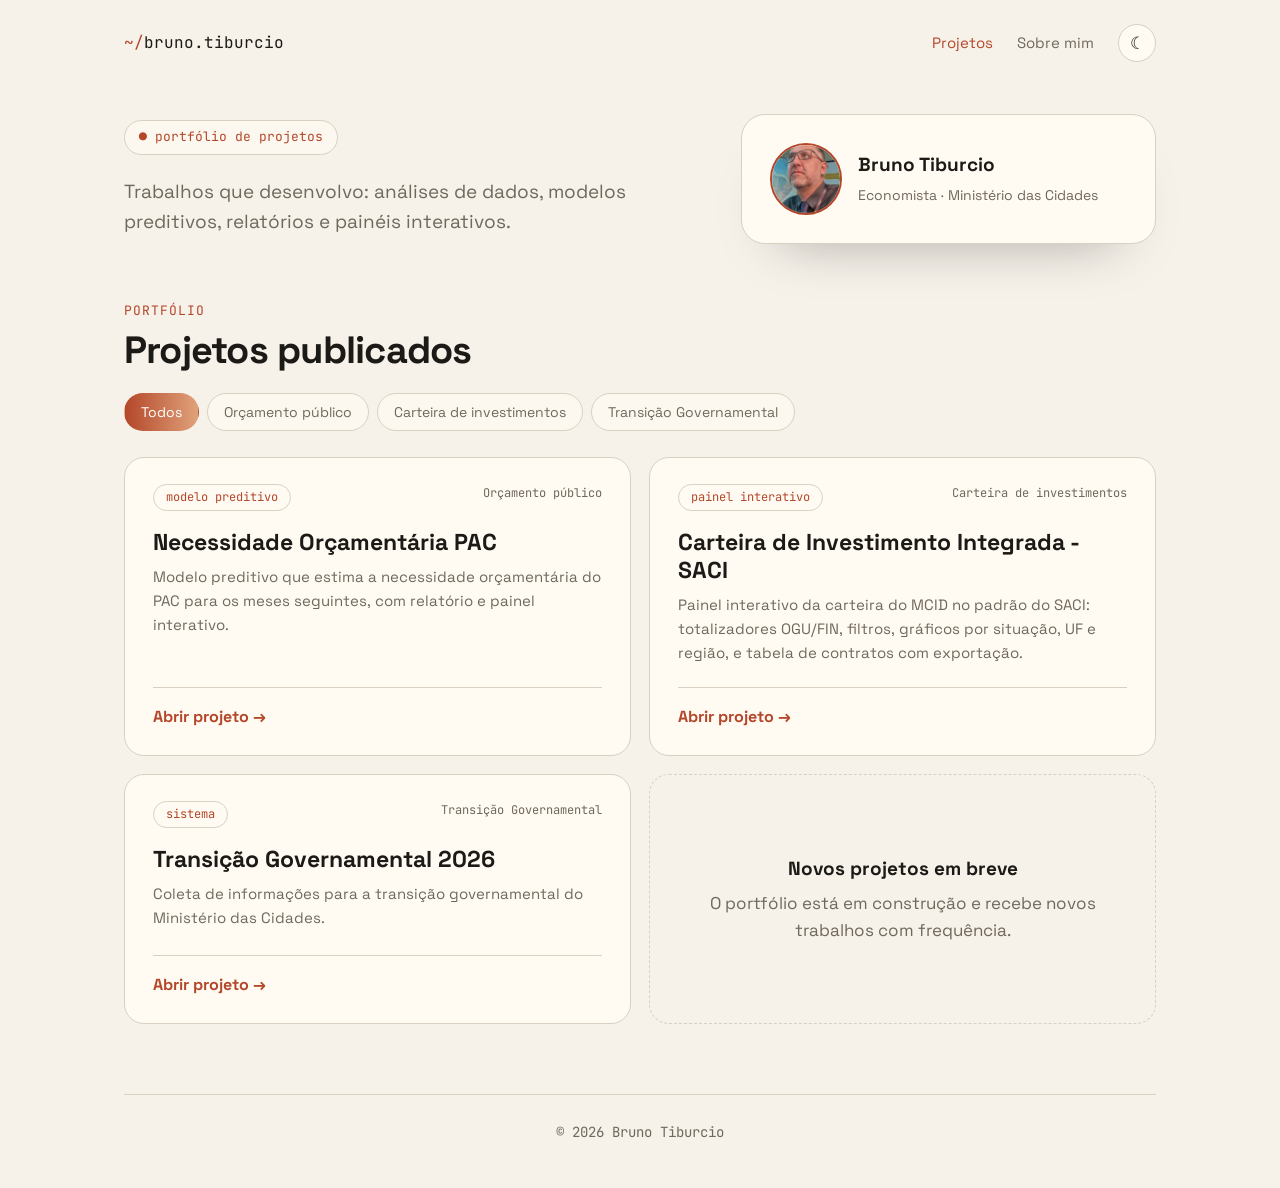
<file: index.html>
<!doctype html>
<html lang="pt-BR">
<head>
<meta charset="utf-8">
<meta name="viewport" content="width=device-width, initial-scale=1">
<title>Bruno Tiburcio — Portfólio de projetos</title>
<meta name="description" content="Portfólio de projetos de Bruno Tiburcio: análises de dados, modelos preditivos, relatórios e painéis sobre gestão pública.">
<link href="https://fonts.googleapis.com/css2?family=Space+Grotesk:wght@400;500;700&family=JetBrains+Mono:wght@400&display=swap" rel="stylesheet">
<script>
(function(){var t;try{t=localStorage.getItem("tema")}catch(e){}
if(!t)t="light";
document.documentElement.dataset.theme=t})();
</script>
<link rel="stylesheet" href="style.css">
<style>
body{transition:background .3s,color .3s;background:var(--bg-grad);background-attachment:fixed;color:var(--ink);font:17px/1.6 "Space Grotesk",system-ui,sans-serif;overflow-x:hidden}
nav a:hover,nav a.on{color:var(--a)}
html{background:var(--bg)}
nav a{white-space:nowrap}
.mono{font-family:"JetBrains Mono",monospace}

/* Abertura */
.hero{display:grid;grid-template-columns:1.35fr 1fr;gap:56px;align-items:center;padding:28px 0 32px}
.lead{color:var(--mute);margin:22px 0 0;max-width:50ch;font-size:19px}
.cta{display:flex;gap:14px;flex-wrap:wrap;margin-top:32px}
.btn{display:inline-block;padding:14px 26px;border-radius:12px;font-weight:500;background:linear-gradient(90deg,var(--a),var(--b));color:var(--on)}
.btn.s{background:var(--card);color:var(--ink);border:1px solid var(--line)}
.btn.s:hover{border-color:var(--a);filter:none}

/* Cartão de apresentação */
.perfil{background:var(--card);border:1px solid var(--line);border-radius:24px;padding:28px;box-shadow:0 30px 60px -40px #0006}
.perfil .topo{display:flex;align-items:center;gap:16px}
.perfil img{width:72px;height:72px;border-radius:50%;object-fit:cover;border:2px solid var(--a)}
.perfil b{display:block;font-size:19px}
.perfil .topo span{color:var(--mute);font-size:14px}
.areas{display:flex;flex-wrap:wrap;gap:8px;margin-top:20px}
.areas span{font-size:12px;color:var(--mute);border:1px solid var(--line);border-radius:999px;padding:4px 12px}

/* Portfólio */
.sec{padding:20px 0 70px}
.sec-h{display:flex;justify-content:space-between;align-items:flex-end;gap:20px;flex-wrap:wrap;margin-bottom:26px}
.eyebrow{font-size:13px;color:var(--a);text-transform:uppercase;letter-spacing:.08em}
h2{font-size:clamp(28px,3.4vw,38px);letter-spacing:-.02em;line-height:1.15;margin-top:6px}
.filtros{display:flex;flex-wrap:wrap;gap:8px}
.filtros button{font:inherit;font-size:14px;color:var(--mute);background:var(--chip);border:1px solid var(--line);border-radius:999px;padding:7px 16px;cursor:pointer}
.filtros button:hover{color:var(--ink)}
.filtros button.on{color:var(--on);background:linear-gradient(90deg,var(--a),var(--b));border-color:transparent}
.grade{display:grid;grid-template-columns:repeat(2,1fr);gap:18px}
.card{position:relative;display:flex;flex-direction:column;background:var(--card);border:1px solid var(--line);border-radius:20px;padding:26px 28px;transition:.25s;min-height:250px}
.card:hover{transform:translateY(-4px);border-color:var(--a)}
.card .meta{display:flex;justify-content:space-between;gap:12px;font-size:12px;color:var(--mute)}
.badge{color:var(--a);border:1px solid var(--line);border-radius:999px;padding:3px 12px}
.card h3{font-size:23px;line-height:1.2;margin:18px 0 8px}
.card p{color:var(--mute);font-size:15px;flex:1}
.pe{display:flex;justify-content:space-between;align-items:center;margin-top:22px;padding-top:16px;border-top:1px solid var(--line)}
.main{position:absolute;inset:0;border-radius:20px;font-size:0}
.go{font-weight:700;color:var(--a);white-space:nowrap;font-size:16px}
.card.vazio{border-style:dashed;background:transparent;justify-content:center;align-items:center;text-align:center;color:var(--mute)}
.card.vazio:hover{transform:none;border-color:var(--line)}
.card.vazio b{display:block;color:var(--ink);font-size:19px;margin-bottom:6px}

/* Chamada final */
.contato{display:flex;justify-content:space-between;align-items:center;gap:24px;flex-wrap:wrap;background:var(--card);border:1px solid var(--line);border-radius:24px;padding:34px 36px;margin-bottom:60px}
.contato h2{font-size:clamp(24px,3vw,30px);margin:0 0 6px}
.contato p{color:var(--mute)}

@media(max-width:820px){.hero{grid-template-columns:1fr;gap:36px;padding:20px 0 28px}.grade{grid-template-columns:1fr}}
@media(max-width:520px){nav a.on{display:none}nav a{margin-left:16px}.tg{margin-left:16px}.logo{font-size:14px}.card{padding:22px}.contato{padding:26px 22px}}
</style>
</head>
<body>
<div class="wrap">
  <header>
    <a class="logo" href="index.html"><span>~/</span>bruno.tiburcio</a>
    <nav>
      <a class="on" href="#portfolio">Projetos</a>
      <a href="sobre.html">Sobre mim</a>      <button class="tg" id="tg" aria-label="Alternar tema"></button>
    </nav>
  </header>

  <section class="hero">
    <div>
      <span class="tag">● portfólio de projetos</span>
      <p class="lead">Trabalhos que desenvolvo: análises de dados, modelos preditivos, relatórios e painéis interativos.</p>    </div>
    <aside class="perfil">
      <div class="topo">
        <img src="assets/foto.jpg" alt="Bruno Tiburcio">
        <div><b>Bruno Tiburcio</b><span>Economista · Ministério das Cidades</span></div>
      </div>
    </aside>
  </section>

  <section class="sec" id="portfolio">
    <div class="sec-h">
      <div>
        <span class="eyebrow mono">Portfólio</span>
        <h2>Projetos publicados</h2>
      </div>
      <div class="filtros" id="filtros"></div>
    </div>
    <div class="grade" id="grade"></div>
  </section>

  <footer>© 2026 Bruno Tiburcio</footer>
</div>

<script>
// Para adicionar um projeto: inclua um item em "projetos" do grupo desejado.
// Para criar um grupo (área): inclua um novo objeto em GRUPOS. Ele vira um filtro automaticamente.
// Campos do projeto: nome, descricao, tipo e url.
var GRUPOS = [
  {
    titulo: "Orçamento público",
    descricao: "Análises e painéis sobre planejamento e execução orçamentária.",
    projetos: [
      {
        nome: "Necessidade Orçamentária PAC",
        descricao: "Modelo preditivo que estima a necessidade orçamentária do PAC para os meses seguintes, com relatório e painel interativo.",
        tipo: "modelo preditivo",
        url: "https://brunotiburcio-git.github.io/necessidade-orcamentaria/"
      }
    ]
  },
  {
    titulo: "Carteira de investimentos",
    descricao: "Painéis de acompanhamento da carteira de investimentos do MCID.",
    projetos: [
      {
        nome: "Carteira de Investimento Integrada - SACI",
        descricao: "Painel interativo da carteira do MCID no padrão do SACI: totalizadores OGU/FIN, filtros, gráficos por situação, UF e região, e tabela de contratos com exportação.",
        tipo: "painel interativo",
        url: "https://connect.posit.cloud/brunotiburcio/content/01a14529-004c-3a4d-bcab-bd1566e50107"
      }
    ]
  },
  {
    titulo: "Transição Governamental",
    descricao: "Sistemas de apoio à Transição Governamental 2026 do Ministério das Cidades.",
    projetos: [
      {
        nome: "Transição Governamental 2026",
        descricao: "Coleta de informações para a transição governamental do Ministério das Cidades.",
        tipo: "sistema",
        url: "https://tiburciobruno.com.br/transicao-governamental-2026/"
      }
    ]
  }
];

function el(tag, cls, txt){ var e = document.createElement(tag); if (cls) e.className = cls; if (txt) e.textContent = txt; return e; }

var todos = [];
GRUPOS.forEach(function(g){ g.projetos.forEach(function(p){
  todos.push({ p: p, area: g.titulo });
}); });

var grade = document.getElementById("grade");
function mostra(area){
  grade.textContent = "";
  todos.forEach(function(it){
    if (area && it.area !== area) return;
    var p = it.p, c = el("article", "card"), meta = el("div", "meta mono");
    meta.append(el("span", "badge", p.tipo), el("span", null, it.area));
    c.append(meta, el("h3", null, p.nome), el("p", null, p.descricao));
    var pe = el("div", "pe");
    pe.appendChild(el("span", "go", "Abrir projeto →"));
    var u = el("a", "main", "Abrir projeto " + p.nome); u.href = p.url; u.target = "_blank"; u.rel = "noopener";
    c.append(pe, u); grade.appendChild(c);
  });
  var v = el("div", "card vazio"), t = el("div");
  t.append(el("b", null, "Novos projetos em breve"), el("span", null, "O portfólio está em construção e recebe novos trabalhos com frequência."));
  v.appendChild(t); grade.appendChild(v);
}

var fx = document.getElementById("filtros");
function filtro(nome, area){
  var b = el("button", null, nome);
  b.onclick = function(){ [].forEach.call(fx.children, function(x){ x.classList.remove("on"); }); b.classList.add("on"); mostra(area); };
  fx.appendChild(b); return b;
}
if (GRUPOS.length > 1) {
  filtro("Todos", null).classList.add("on");
  GRUPOS.forEach(function(g){ filtro(g.titulo, g.titulo); });
}
mostra(null);

var r = document.documentElement, t = document.getElementById("tg");
function ic(){ t.textContent = r.dataset.theme == "dark" ? "☀" : "☾"; } ic();
t.onclick = function(){ var n = r.dataset.theme == "dark" ? "light" : "dark"; r.dataset.theme = n; try{ localStorage.setItem("tema", n) }catch(e){} ic(); };
</script>
</body>
</html>
</file>
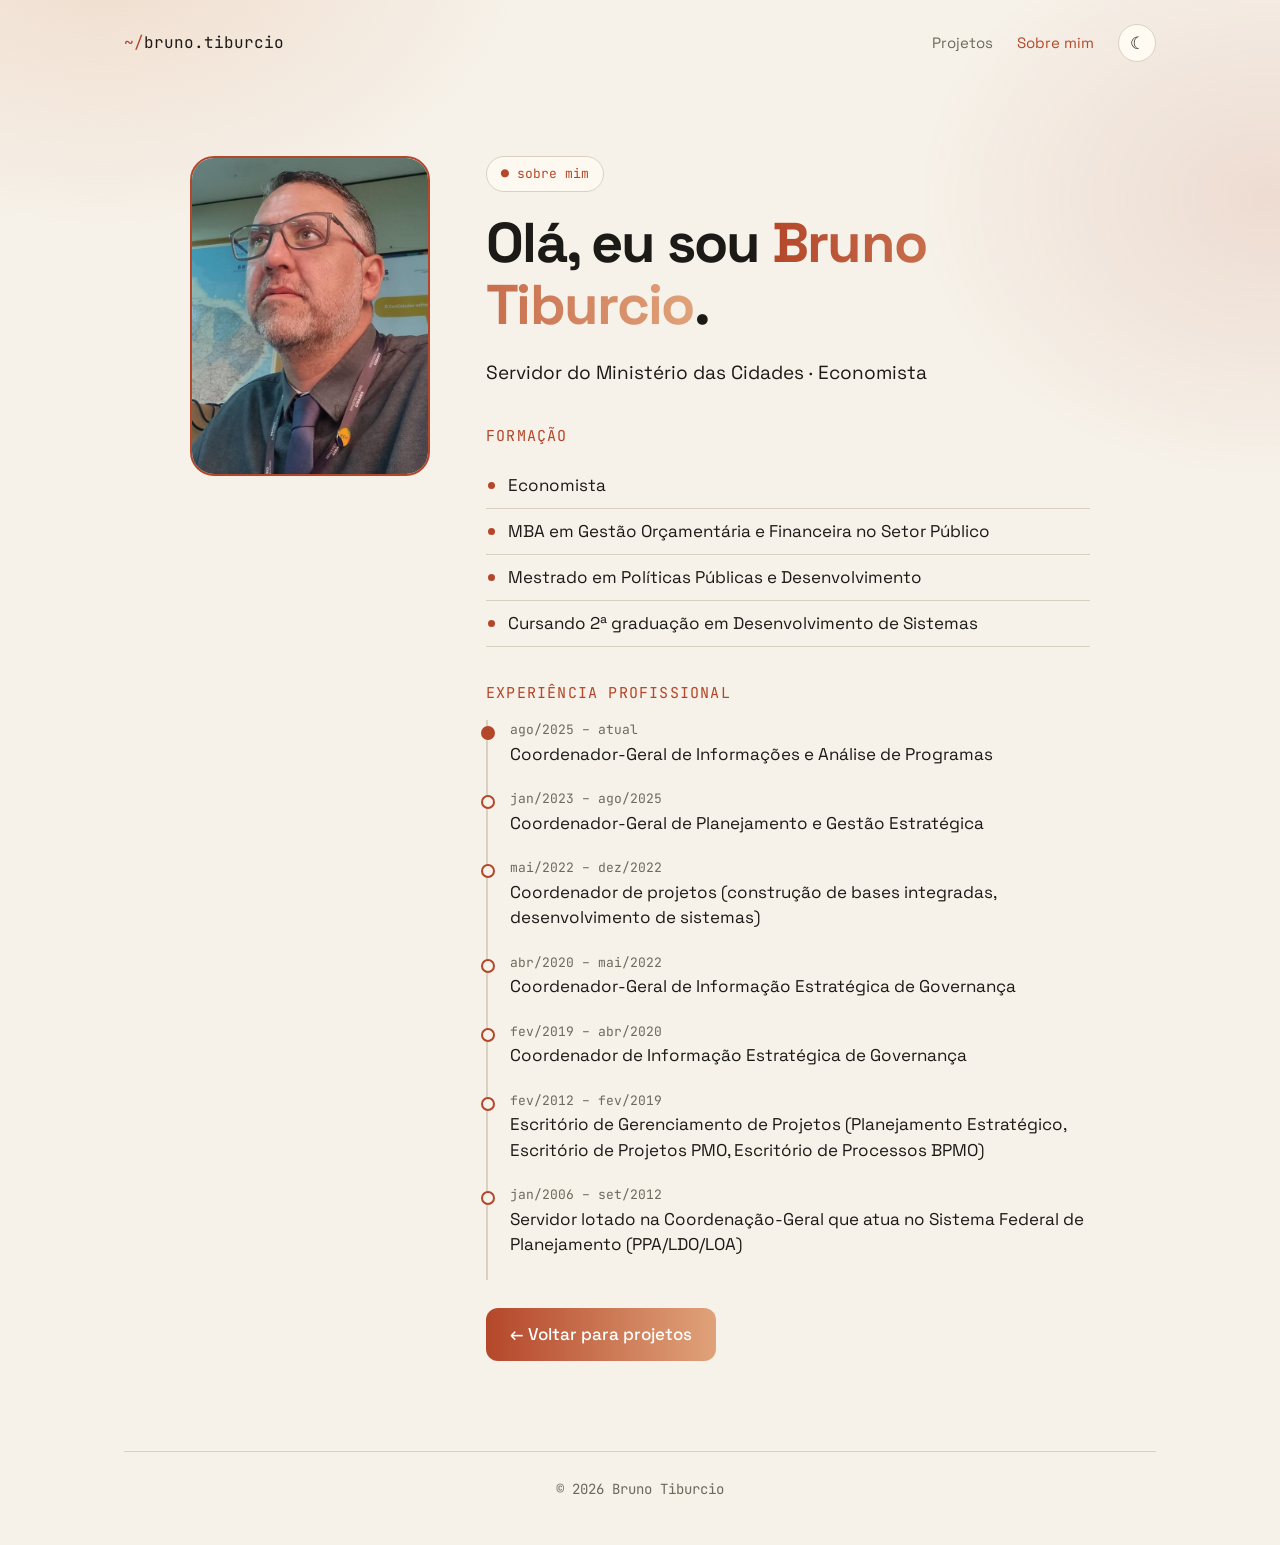
<file: sobre.html>
<!doctype html>
<html lang="pt-BR">
<head>
<meta charset="utf-8">
<meta name="viewport" content="width=device-width, initial-scale=1">
<title>Sobre mim — Bruno Tiburcio</title>
<link href="https://fonts.googleapis.com/css2?family=Space+Grotesk:wght@400;500;700&family=JetBrains+Mono:wght@400&display=swap" rel="stylesheet">
<script>
(function(){var t;try{t=localStorage.getItem("tema")}catch(e){}
if(!t)t="light";
document.documentElement.dataset.theme=t})();
</script>
<link rel="stylesheet" href="style.css">
<style>
body{transition:background .3s,color .3s;background:var(--bg-grad);background-attachment:fixed;color:var(--ink);font:17px/1.7 "Space Grotesk",system-ui,sans-serif;overflow-x:hidden}
nav a:hover,nav a.on{color:var(--a)}
.sobre{display:grid;grid-template-columns:240px 1fr;gap:56px;align-items:start;padding:70px 0 90px;max-width:900px;margin:0 auto}
.foto{aspect-ratio:1;border-radius:24px;background:linear-gradient(135deg,var(--a),var(--b));display:grid;place-items:center;color:var(--on);font-size:72px;font-weight:700;letter-spacing:-.04em}
h1{font-size:clamp(34px,5vw,56px);line-height:1.1;letter-spacing:-.03em;margin:20px 0 22px}
.foto{overflow:hidden;padding:0;border:2px solid var(--a);aspect-ratio:3/4}
.foto img{width:100%;height:100%;object-fit:cover;display:block}
.txt p{color:var(--mute);margin-bottom:16px}
.papel{color:var(--ink)!important;font-size:19px}
h2{font-size:15px;font-family:"JetBrains Mono",monospace;font-weight:400;color:var(--a);margin:34px 0 14px;text-transform:uppercase;letter-spacing:.08em}
.lista{list-style:none;padding:0}
.lista li{padding:8px 0 8px 22px;position:relative;border-bottom:1px solid var(--line)}
.lista li::before{content:"";position:absolute;left:2px;top:19px;width:7px;height:7px;border-radius:50%;background:var(--a)}
.linha{list-style:none;padding:0 0 0 22px;border-left:2px solid var(--line)}
.linha li{position:relative;padding:0 0 22px;line-height:1.5}
.linha li::before{content:"";position:absolute;left:-29px;top:6px;width:10px;height:10px;border-radius:50%;background:var(--bg);border:2px solid var(--a)}
.linha li:first-child::before{background:var(--a)}
.linha span{display:block;font-family:"JetBrains Mono",monospace;font-size:13px;color:var(--mute);margin-bottom:2px}
.links{display:flex;gap:14px;flex-wrap:wrap;margin-top:28px}
.btn{padding:12px 24px;border-radius:12px;font-weight:500;background:linear-gradient(90deg,var(--a),var(--b));color:var(--on)}
.btn.s{background:var(--card);color:var(--ink);border:1px solid var(--line)}
.btn.s:hover{border-color:var(--a);filter:none}
@media(max-width:720px){.sobre{grid-template-columns:1fr;gap:32px}.foto{max-width:160px;font-size:52px}}
</style>
</head>
<body>
<div class="wrap">
  <header>
    <a class="logo" href="index.html"><span>~/</span>bruno.tiburcio</a>
    <nav>
      <a href="index.html">Projetos</a>
      <a class="on" href="sobre.html">Sobre mim</a>      <button class="tg" id="tg" aria-label="Alternar tema"></button>
    </nav>
  </header>

  <section class="sobre">
    <div class="foto"><img src="assets/foto.jpg" alt="Bruno Tiburcio"></div>
    <div class="txt">
      <span class="tag">● sobre mim</span>
      <h1>Olá, eu sou <span>Bruno Tiburcio</span>.</h1>
      <p class="papel">Servidor do Ministério das Cidades · Economista</p>

      <h2>Formação</h2>
      <ul class="lista">
        <li>Economista</li>
        <li>MBA em Gestão Orçamentária e Financeira no Setor Público</li>
        <li>Mestrado em Políticas Públicas e Desenvolvimento</li>
        <li>Cursando 2ª graduação em Desenvolvimento de Sistemas</li>
      </ul>

      <h2>Experiência profissional</h2>
      <ol class="linha">
        <li><span>ago/2025 – atual</span>Coordenador-Geral de Informações e Análise de Programas</li>
        <li><span>jan/2023 – ago/2025</span>Coordenador-Geral de Planejamento e Gestão Estratégica</li>
        <li><span>mai/2022 – dez/2022</span>Coordenador de projetos (construção de bases integradas, desenvolvimento de sistemas)</li>
        <li><span>abr/2020 – mai/2022</span>Coordenador-Geral de Informação Estratégica de Governança</li>
        <li><span>fev/2019 – abr/2020</span>Coordenador de Informação Estratégica de Governança</li>
        <li><span>fev/2012 – fev/2019</span>Escritório de Gerenciamento de Projetos (Planejamento Estratégico, Escritório de Projetos PMO, Escritório de Processos BPMO)</li>
        <li><span>jan/2006 – set/2012</span>Servidor lotado na Coordenação-Geral que atua no Sistema Federal de Planejamento (PPA/LDO/LOA)</li>
      </ol>
      <div class="links">
        <a class="btn" href="index.html">← Voltar para projetos</a>
      </div>
    </div>
  </section>
  <footer>© 2026 Bruno Tiburcio</footer>
</div>
<script>
var r = document.documentElement, t = document.getElementById("tg");
function ic(){ t.textContent = r.dataset.theme == "dark" ? "☀" : "☾"; } ic();
t.onclick = function(){ var n = r.dataset.theme == "dark" ? "light" : "dark"; r.dataset.theme = n; try{ localStorage.setItem("tema", n) }catch(e){} ic(); };
</script>
</body>
</html>
</file>
<file: style.css>
/* ===== Tema e estilos compartilhados (home.html e sobre.html) ===== */

/* MODO ESCURO — preferência pelos tons de verde */
:root,[data-theme=dark]{
  --bg:#0a0f0d;      /* fundo: preto esverdeado */
  --card:#101a16;    /* cards */
  --ink:#e6f2ec;     /* texto principal */
  --mute:#8aa398;    /* texto secundário */
  --a:#6ee7c8;       /* verde-água (destaque) */
  --b:#a8e063;       /* verde-lima (fim do degradê) */
  --line:#1f302a;    /* bordas */
  --bg-grad:linear-gradient(180deg,#000 0%,#030d09 45%,#06190f 100%); /* degradê suave: preto → verde bem escuro */
  --on:#06100c;      /* texto sobre botões/degradê */
  --g1:#a8e06326;    /* brilho de fundo 1 */
  --g2:#6ee7c826;    /* brilho de fundo 2 */
  --chip:#101a1699;
}

/* MODO CLARO — tons pastel */
[data-theme=light]{
  --bg-grad:var(--bg);
  --bg:#f6f1e9;--card:#fffaf2;--ink:#1c1a17;--mute:#6f685d;
  --a:#b4472a;--b:#e0a27a;--line:#d9d0c1;--on:#fff;
  --g1:#e0a27a40;--g2:#b4472a1f;--chip:#fffaf2cc;
}

*{box-sizing:border-box;margin:0}
body::before{content:"";position:fixed;inset:-20%;background:radial-gradient(600px 400px at 20% 10%,var(--g1),transparent 70%),radial-gradient(500px 400px at 85% 30%,var(--g2),transparent 70%);z-index:-1}
a{color:inherit;text-decoration:none}
.wrap{max-width:1080px;margin:0 auto;padding:0 24px}
header{display:flex;justify-content:space-between;align-items:center;padding:24px 0}
.logo{font-family:"JetBrains Mono",monospace;font-size:16px}
.logo span{color:var(--a)}
nav{display:flex;align-items:center}
nav a{margin-left:24px;color:var(--mute);font-size:15px}
.tg{margin-left:24px;background:var(--card);border:1px solid var(--line);color:var(--ink);width:38px;height:38px;border-radius:50%;cursor:pointer;font-size:17px}
.tg:hover{border-color:var(--a)}
.tag{display:inline-block;font-family:"JetBrains Mono",monospace;font-size:13px;color:var(--a);border:1px solid var(--line);padding:6px 14px;border-radius:999px;background:var(--chip)}
h1 span{background:linear-gradient(90deg,var(--a),var(--b));-webkit-background-clip:text;background-clip:text;color:transparent}
.btn:hover{filter:brightness(1.1)}
footer{border-top:1px solid var(--line);padding:26px 0 44px;color:var(--mute);font-size:14px;text-align:center;font-family:"JetBrains Mono",monospace}

/* Botão de alternar tema: contorno mais evidente no modo escuro */
[data-theme=dark] .tg{border-color:#5f8f7c}
</file>
